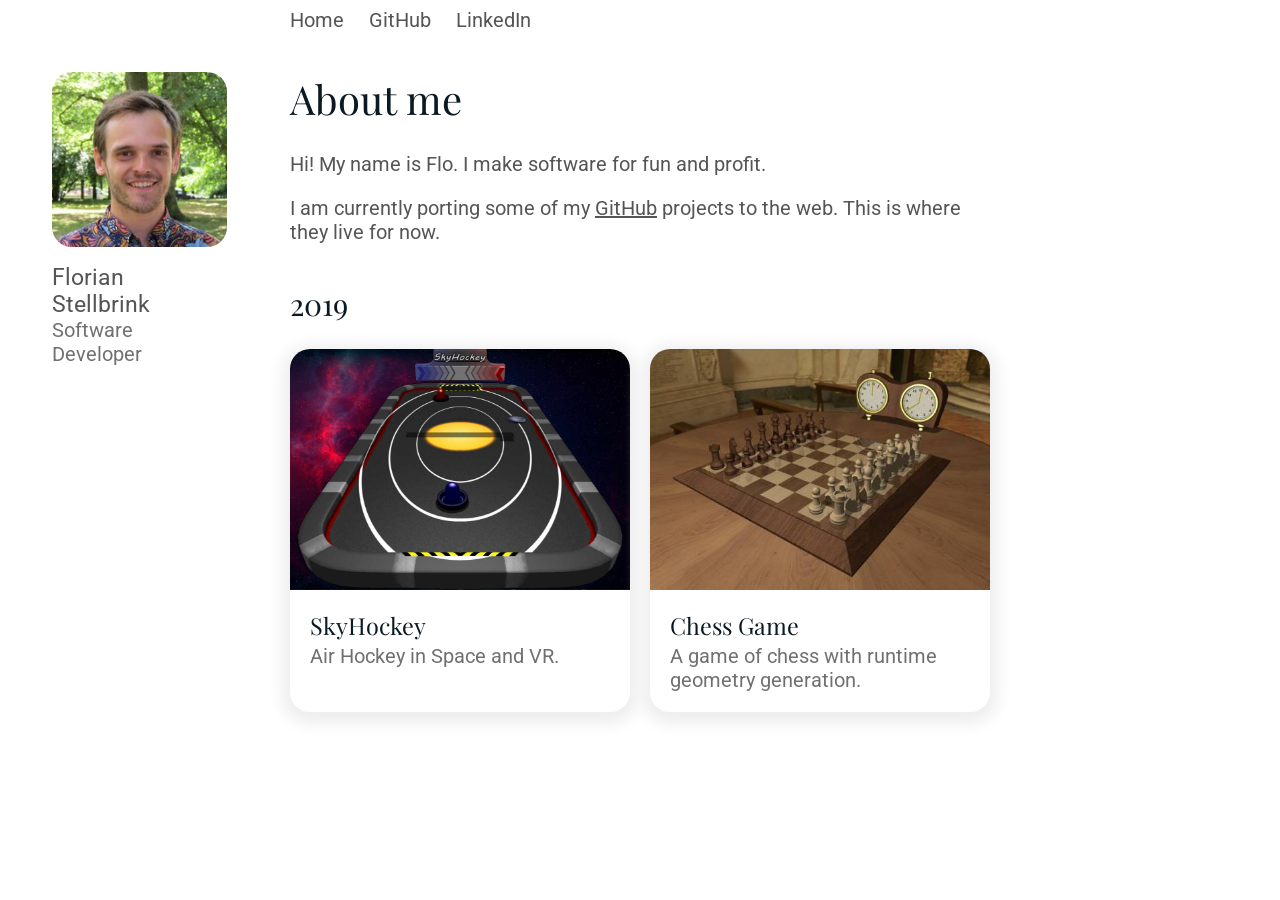
<file: index.html>
<!doctype html><html lang=en-us><head><meta name=generator content="Hugo 0.78.1"><meta charset=utf-8><meta name=viewport content="width=device-width,initial-scale=1"><meta name=color-scheme content="light dark"><title>Home | Florian Stellbrink</title><link rel=stylesheet href=/css/style.css><link rel=stylesheet href=/css/fonts.css><link rel=stylesheet href=/css/octo.css><link href="https://fonts.googleapis.com/css?family=Roboto:300&display=swap" rel=stylesheet><link href="https://fonts.googleapis.com/css?family=Playfair+Display&display=swap" rel=stylesheet><link href="https://fonts.googleapis.com/icon?family=Material+Icons" rel=stylesheet><script async src="https://www.googletagmanager.com/gtag/js?id=G-CX6FRB84RG"></script><script>window.dataLayer=window.dataLayer||[];function gtag(){dataLayer.push(arguments);}
gtag('js',new Date());gtag('config','G-CX6FRB84RG');</script></head><div class=sidebar><img src=/images/profile.jpg><div><p>Florian Stellbrink</p><p class=subtitle>Software Developer</p></div></div><body><nav><a class=underline href=/>Home</a>
<a class=underline href=https://github.com/flostellbrink>GitHub</a>
<a class=underline href=https://www.linkedin.com/in/flostellbrink/>LinkedIn</a></nav><main><h1 id=about-me>About me</h1><p>Hi! My name is Flo. I make software for fun and profit.</p><p>I am currently porting some of my <a href=https://github.com/flostellbrink>GitHub</a> projects to the web.
This is where they live for now.</p></main><div class=footer><h2>2019</h2><div class=card-grid><a class=card href=https://flo.stellbr.ink/portfolio/skyhockey/><img src=/images/skyhockey.jpg style=display:block></img><div class=card-body><h3>SkyHockey</h3><p class="subtitle card-text">Air Hockey in Space and VR.</p></div></a><a class=card href=https://flo.stellbr.ink/portfolio/chess/><img src=/images/chess.jpg style=display:block></img><div class=card-body><h3>Chess Game</h3><p class="subtitle card-text">A game of chess with runtime geometry generation.</p></div></a></div></div></body></html>
</file>
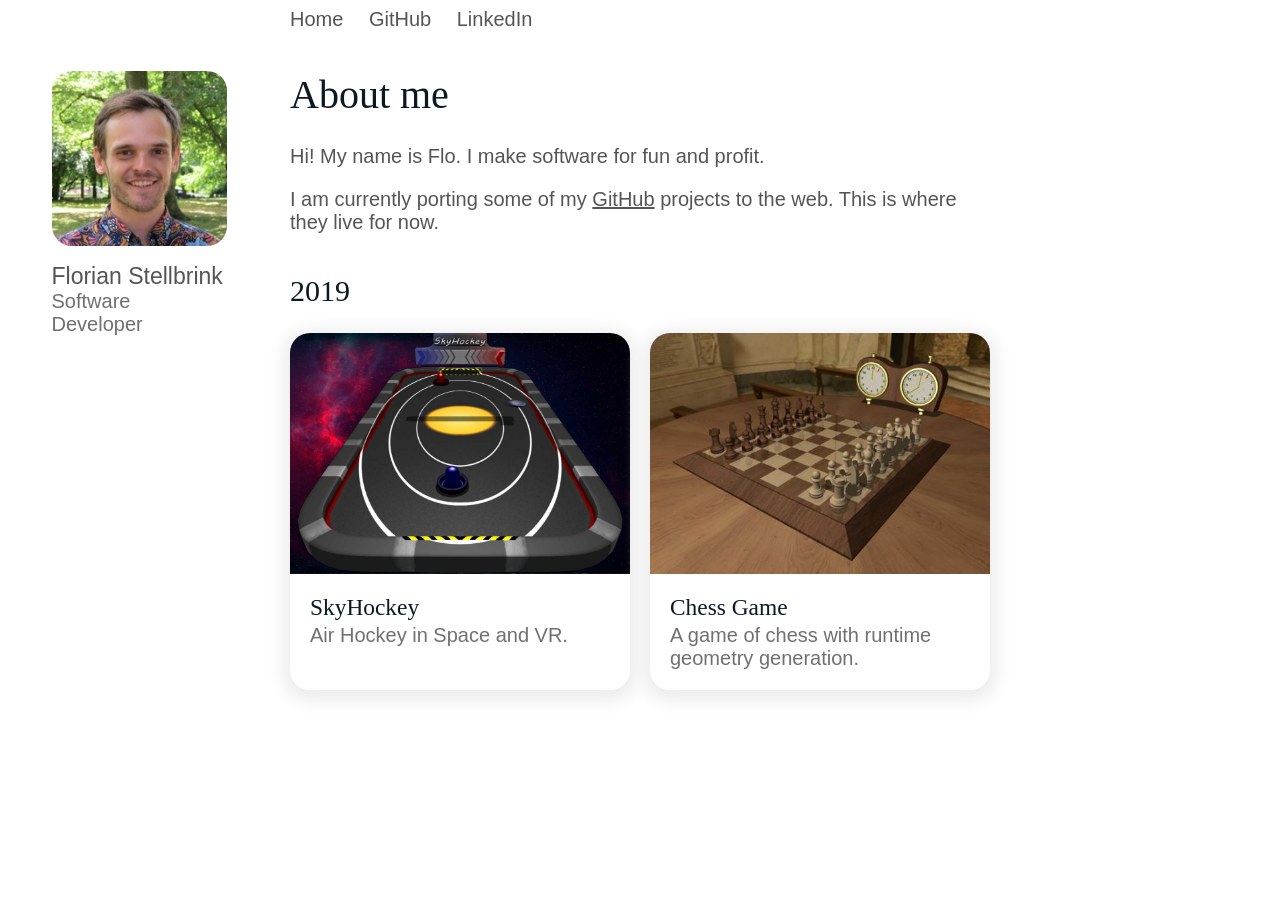
<file: portfolio/index.html>
<!doctype html><html lang=en-us><head><meta charset=utf-8><meta name=viewport content="width=device-width,initial-scale=1"><meta name=color-scheme content="light dark"><title>Portfolio | Florian Stellbrink</title><link rel=stylesheet href=/css/style.css><link rel=stylesheet href=/css/fonts.css><link rel=stylesheet href=/css/octo.css><link href="https://fonts.googleapis.com/css?family=Roboto:300&display=swap" rel=stylesheet><link href="https://fonts.googleapis.com/css?family=Playfair+Display&display=swap" rel=stylesheet><link href="https://fonts.googleapis.com/icon?family=Material+Icons" rel=stylesheet><script async src="https://www.googletagmanager.com/gtag/js?id=G-CX6FRB84RG"></script><script>window.dataLayer=window.dataLayer||[];function gtag(){dataLayer.push(arguments);}
gtag('js',new Date());gtag('config','G-CX6FRB84RG');</script></head><div class=sidebar><img src=/images/profile.jpg><div><p>Florian Stellbrink</p><p class=subtitle>Software Developer</p></div></div><body><nav><a class=underline href=/>Home</a>
<a class=underline href=https://github.com/flostellbrink>GitHub</a>
<a class=underline href=https://www.linkedin.com/in/flostellbrink/>LinkedIn</a></nav><main><h1>Portfolio</h1><meta http-equiv=refresh content="0; url=/"><meta name=robots content="noindex"></main><div class=footer><h2>2019</h2><div class=card-grid><a class=card href=https://flo.stellbr.ink/portfolio/skyhockey/><img src=/images/skyhockey.jpg style=display:block></img><div class=card-body><h3>SkyHockey</h3><p class="subtitle card-text">Air Hockey in Space and VR.</p></div></a><a class=card href=https://flo.stellbr.ink/portfolio/chess/><img src=/images/chess.jpg style=display:block></img><div class=card-body><h3>Chess Game</h3><p class="subtitle card-text">A game of chess with runtime geometry generation.</p></div></a></div></div></body></html>
</file>
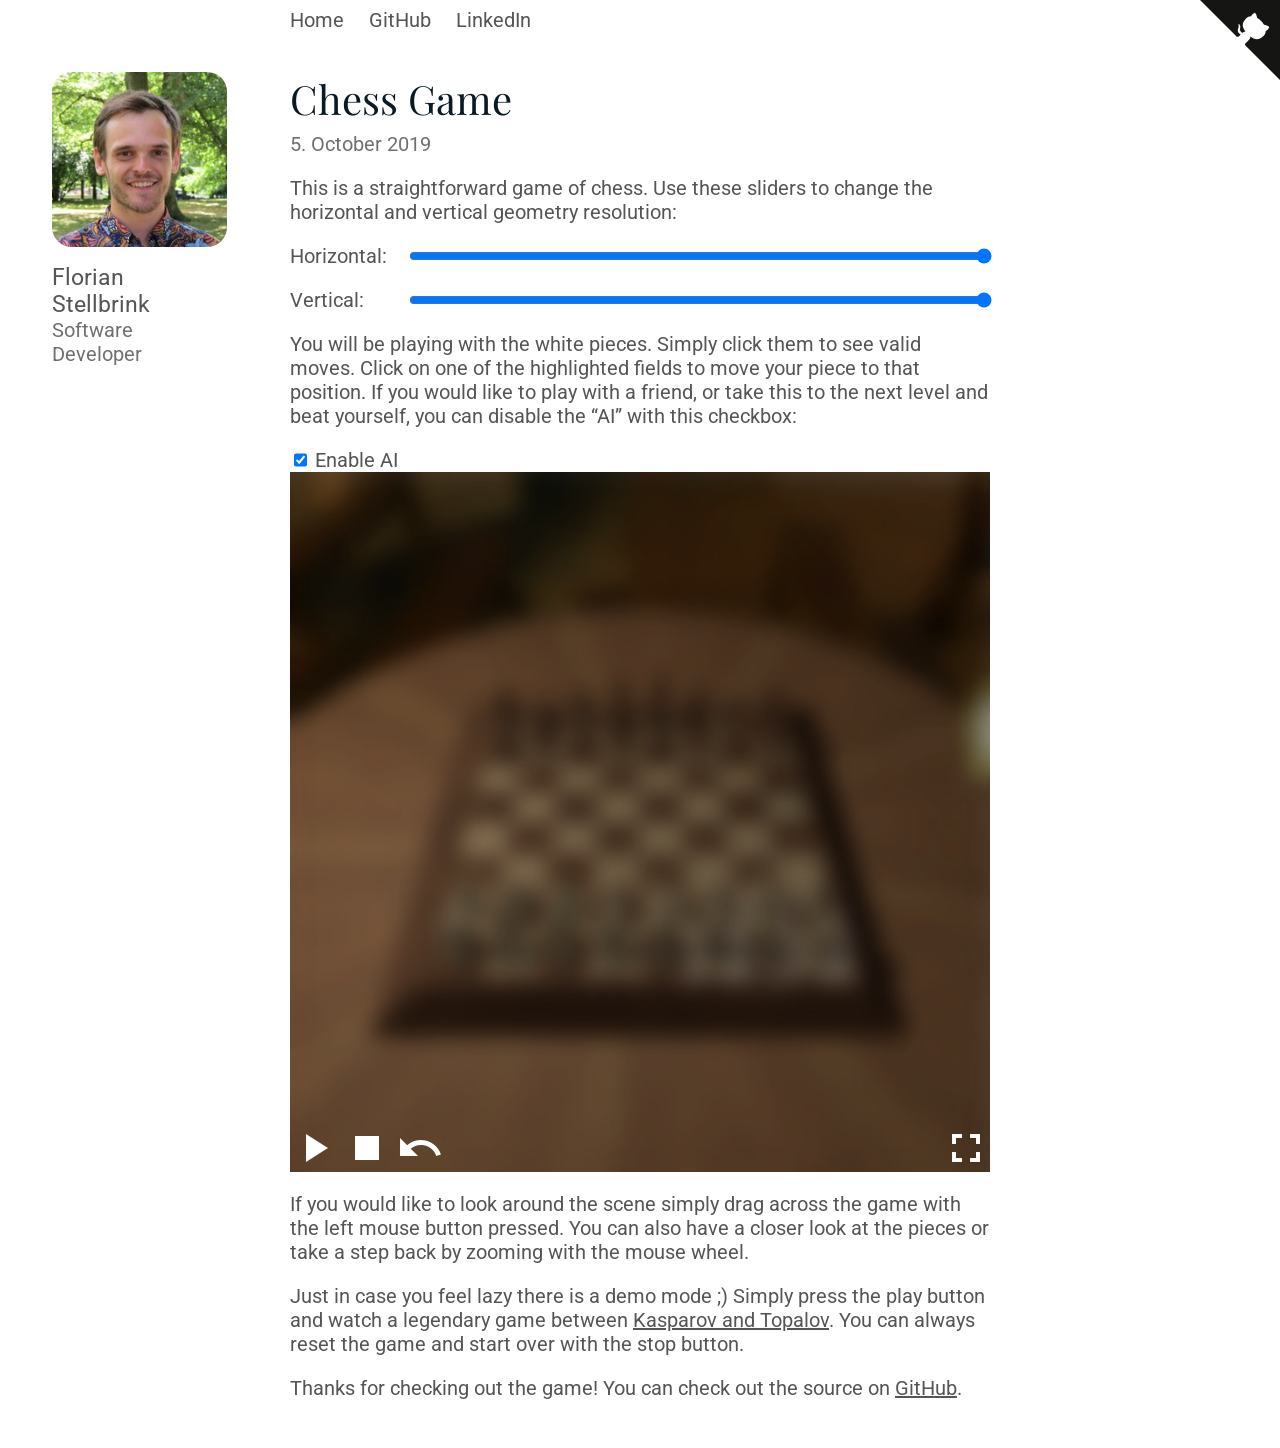
<file: portfolio/chess/index.html>
<!doctype html><html lang=en-us><head><meta charset=utf-8><meta name=viewport content="width=device-width,initial-scale=1"><meta name=color-scheme content="light dark"><title>Chess Game | Florian Stellbrink</title><link rel=stylesheet href=/css/style.css><link rel=stylesheet href=/css/fonts.css><link rel=stylesheet href=/css/octo.css><link href="https://fonts.googleapis.com/css?family=Roboto:300&display=swap" rel=stylesheet><link href="https://fonts.googleapis.com/css?family=Playfair+Display&display=swap" rel=stylesheet><link href="https://fonts.googleapis.com/icon?family=Material+Icons" rel=stylesheet><script async src="https://www.googletagmanager.com/gtag/js?id=G-CX6FRB84RG"></script><script>window.dataLayer=window.dataLayer||[];function gtag(){dataLayer.push(arguments);}
gtag('js',new Date());gtag('config','G-CX6FRB84RG');</script></head><div class=sidebar><img src=/images/profile.jpg><div><p>Florian Stellbrink</p><p class=subtitle>Software Developer</p></div></div><body><nav><a class=underline href=/>Home</a>
<a class=underline href=https://github.com/flostellbrink>GitHub</a>
<a class=underline href=https://www.linkedin.com/in/flostellbrink/>LinkedIn</a></nav><main><h1><span class=title>Chess Game</span></h1><a href=https://github.com/flostellbrink/Chess class=github-corner aria-label="View source on GitHub"><svg width="80" height="80" viewBox="0 0 250 250" style="fill:#151513;color:#fff;position:absolute;top:0;border:0;right:0" aria-hidden="true"><path d="M0 0 115 115h15l12 27L250 250V0z"/><path d="M128.3 109C113.8 99.7 119 89.6 119 89.6 122 82.7 120.5 78.6 120.5 78.6 119.2 72 123.4 76.3 123.4 76.3 127.3 80.9 125.5 87.3 125.5 87.3 122.9 97.6 130.6 101.9 134.4 103.2" fill="currentcolor" style="transform-origin:130px 106px" class="octo-arm"/><path d="M115 115C114.9 115.1 118.7 116.5 119.8 115.4L133.7 101.6C136.9 99.2 139.9 98.4 142.2 98.6 133.8 88 127.5 74.4 143.8 58 148.5 53.4 154 51.2 159.7 51 160.3 49.4 163.2 43.6 171.4 40.1 171.4 40.1 176.1 42.5 178.8 56.2 183.1 58.6 187.2 61.8 190.9 65.4 194.5 69 197.7 73.2 200.1 77.6 213.8 80.2 216.3 84.9 216.3 84.9 212.7 93.1 206.9 96 205.4 96.6 205.1 102.4 203 107.8 198.3 112.5 181.9 128.9 168.3 122.5 157.7 114.1 157.9 116.9 156.7 120.9 152.7 124.9L141 136.5C139.8 137.7 141.6 141.9 141.8 141.8z" fill="currentcolor" class="octo-body"/></svg></a><div class=article-meta><p class=subtitle>5. October 2019</p></div><p>This is a straightforward game of chess.
Use these sliders to change the horizontal and vertical geometry resolution:</p><div style="display:grid;grid-template-columns:auto 1fr;gap:1em">Horizontal:
<input style=width:100% type=range min=3 max=50 value=50 class=slider oninput="Module.Config.geo_resolution_horizontal=Number(this.value);Module.Config.geo_changed=true">
Vertical:<td style=width:100%><input style=width:100% type=range min=3 max=50 value=50 class=slider oninput="Module.Config.geo_resolution_vertical=Number(this.value);Module.Config.geo_changed=true"></div><p>You will be playing with the white pieces. Simply click them to see valid moves.
Click on one of the highlighted fields to move your piece to that position.
If you would like to play with a friend, or take this to the next level and beat
yourself, you can disable the &ldquo;AI&rdquo; with this checkbox:</p><label><input style=width:1em;height:1em type=checkbox checked oninput="Module.Config.ai=this.checked">
Enable AI</label><div id=container style=position:relative><img src=/images/chess-placeholder.jpg style=display:block;z-index:-2></img>
<canvas class=emscripten id=canvas oncontextmenu=event.preventDefault() tabindex=-1 style=position:absolute;left:0;top:0;touch-action:none></canvas><div id=progress style=position:absolute;top:0;right:0;height:100%;width:100%;background:#000;opacity:.25></div><div style=position:absolute;bottom:0;right:0><button class=icon-button title=Fullscreen onclick=Module.requestFullscreen(false,true)>
<i class=material-icons>fullscreen</i></button></div><div style=position:absolute;bottom:0;left:0><button class=icon-button title="Watch Demo (d)" onclick="Module.Config.demo=true">
<i class=material-icons>play_arrow</i></button>
<button class=icon-button title="Restart Game (n)" onclick="Module.Config.new_game=true">
<i class=material-icons>stop</i></button>
<button class=icon-button title="Undo Move (z)" onclick="Module.Config.undo_turn=true">
<i class=material-icons>undo</i></button></div></div><p>If you would like to look around the scene simply drag across the game with the left mouse button pressed.
You can also have a closer look at the pieces or take a step back by zooming with the mouse wheel.</p><p>Just in case you feel lazy there is a demo mode ;)
Simply press the play button and watch a legendary game between <a href="http://www.chessgames.com/perl/chessgame?gid=1011478">Kasparov and Topalov</a>.
You can always reset the game and start over with the stop button.</p><p>Thanks for checking out the game!
You can check out the source on <a href=https://github.com/flostellbrink/Chess>GitHub</a>.</p><script type=text/javascript>var containerElement=document.getElementById("container");var canvasElement=document.getElementById('canvas');var progressElement=document.getElementById('progress');function resize(){var width=containerElement.parentElement.clientWidth;Module.setCanvasSize(width,width);}
var canvasAddEventListener=canvasElement.addEventListener;canvas.addEventListener=function(event,handler,capturing){if(event!=='wheel'&&event!=='mousewheel')
return canvasAddEventListener(event,handler,capturing);wrapper=function(event){return handler({type:'wheel',deltaX:0,deltaY:Browser.getMouseWheelDelta(event),deltaMode:1,target:event.target,preventDefault:function(){event.preventDefault();}})};return canvasAddEventListener(event,wrapper,{passive:false});};var Module={preRun:[],postRun:[],locateFile:function(path,prefix){return "https://flo.stellbr.ink/Chess/"+path;},print:(function(){return function(text){if(arguments.length>1)text=Array.prototype.slice.call(arguments).join(' ');console.log(text);};})(),printErr:function(text){if(arguments.length>1)text=Array.prototype.slice.call(arguments).join(' ');console.error(text);Module.print(text);},canvas:(function(){return canvasElement;})(),setStatus:function(text){Module.print(text);resize();var m=text.match(/(Downloading data\.\.\.) \((\d+(\.\d+)?)\/(\d+)\)/);if(m){progressElement.style.width=(100-parseInt(m[2])/parseInt(m[4])*100)+'%';}},totalDependencies:0,monitorRunDependencies:function(left){this.totalDependencies=Math.max(this.totalDependencies,left);Module.setStatus(left?'Preparing... ('+(this.totalDependencies-left)+'/'+this.totalDependencies+')':'All downloads complete.');}};window.onerror=function(event){Module.setStatus('Exception thrown, see JavaScript console');Module.setStatus=function(text){if(text)Module.printErr('[post-exception status] '+text);};};window.addEventListener("resize",resize);window.addEventListener("fullscreenchange",resize);</script><script async type=text/javascript src=https://flo.stellbr.ink/Chess/index.js></script></main></body></html>
</file>
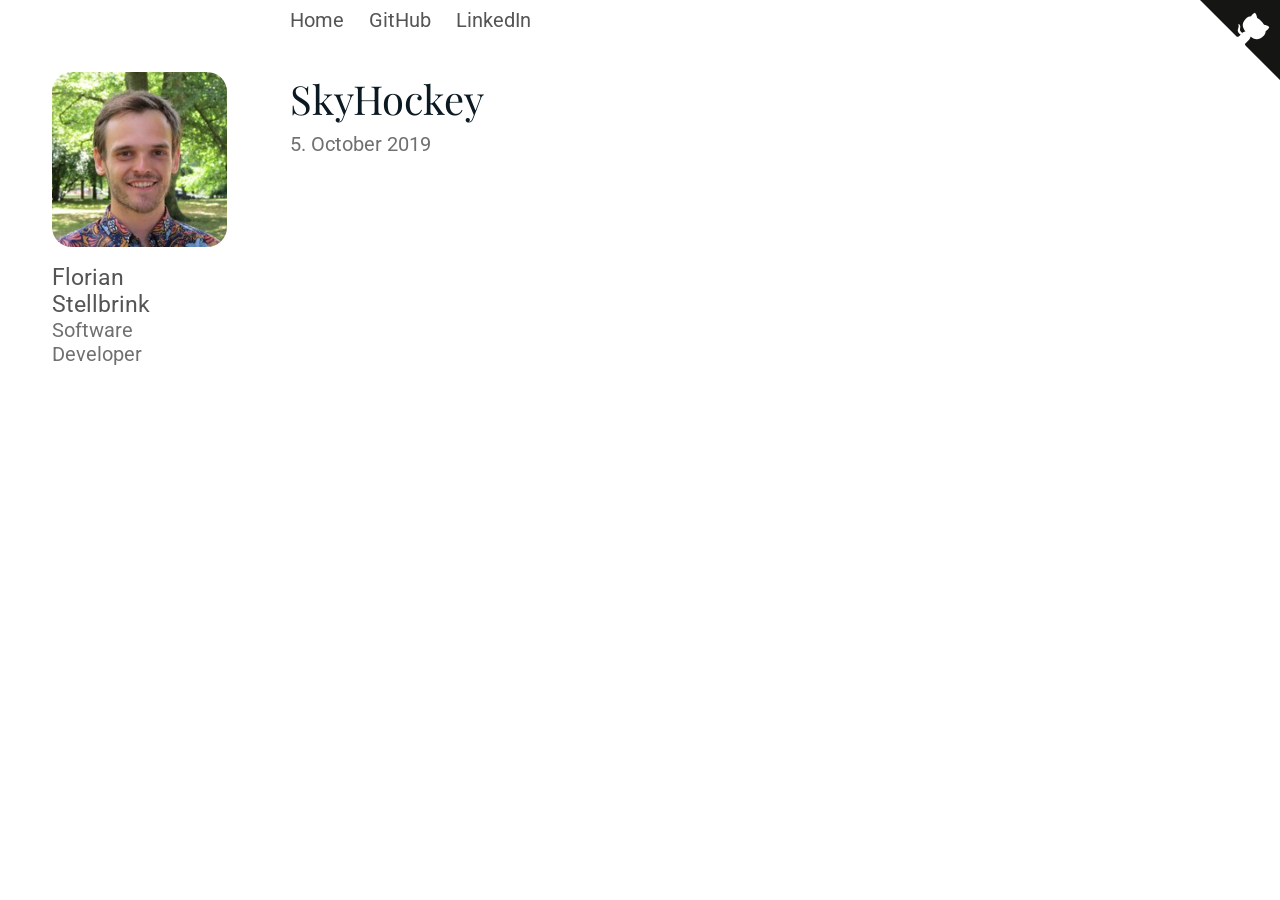
<file: portfolio/skyhockey/index.html>
<!doctype html><html lang=en-us><head><meta charset=utf-8><meta name=viewport content="width=device-width,initial-scale=1"><meta name=color-scheme content="light dark"><title>SkyHockey | Florian Stellbrink</title><link rel=stylesheet href=/css/style.css><link rel=stylesheet href=/css/fonts.css><link rel=stylesheet href=/css/octo.css><link href="https://fonts.googleapis.com/css?family=Roboto:300&display=swap" rel=stylesheet><link href="https://fonts.googleapis.com/css?family=Playfair+Display&display=swap" rel=stylesheet><link href="https://fonts.googleapis.com/icon?family=Material+Icons" rel=stylesheet><script async src="https://www.googletagmanager.com/gtag/js?id=G-CX6FRB84RG"></script><script>window.dataLayer=window.dataLayer||[];function gtag(){dataLayer.push(arguments);}
gtag('js',new Date());gtag('config','G-CX6FRB84RG');</script></head><div class=sidebar><img src=/images/profile.jpg><div><p>Florian Stellbrink</p><p class=subtitle>Software Developer</p></div></div><body><nav><a class=underline href=/>Home</a>
<a class=underline href=https://github.com/flostellbrink>GitHub</a>
<a class=underline href=https://www.linkedin.com/in/flostellbrink/>LinkedIn</a></nav><main><h1><span class=title>SkyHockey</span></h1><a href=https://github.com/flostellbrink/SkyHockey class=github-corner aria-label="View source on GitHub"><svg width="80" height="80" viewBox="0 0 250 250" style="fill:#151513;color:#fff;position:absolute;top:0;border:0;right:0" aria-hidden="true"><path d="M0 0 115 115h15l12 27L250 250V0z"/><path d="M128.3 109C113.8 99.7 119 89.6 119 89.6 122 82.7 120.5 78.6 120.5 78.6 119.2 72 123.4 76.3 123.4 76.3 127.3 80.9 125.5 87.3 125.5 87.3 122.9 97.6 130.6 101.9 134.4 103.2" fill="currentcolor" style="transform-origin:130px 106px" class="octo-arm"/><path d="M115 115C114.9 115.1 118.7 116.5 119.8 115.4L133.7 101.6C136.9 99.2 139.9 98.4 142.2 98.6 133.8 88 127.5 74.4 143.8 58 148.5 53.4 154 51.2 159.7 51 160.3 49.4 163.2 43.6 171.4 40.1 171.4 40.1 176.1 42.5 178.8 56.2 183.1 58.6 187.2 61.8 190.9 65.4 194.5 69 197.7 73.2 200.1 77.6 213.8 80.2 216.3 84.9 216.3 84.9 212.7 93.1 206.9 96 205.4 96.6 205.1 102.4 203 107.8 198.3 112.5 181.9 128.9 168.3 122.5 157.7 114.1 157.9 116.9 156.7 120.9 152.7 124.9L141 136.5C139.8 137.7 141.6 141.9 141.8 141.8z" fill="currentcolor" class="octo-body"/></svg></a><div class=article-meta><p class=subtitle>5. October 2019</p></div></main></body></html>
</file>
